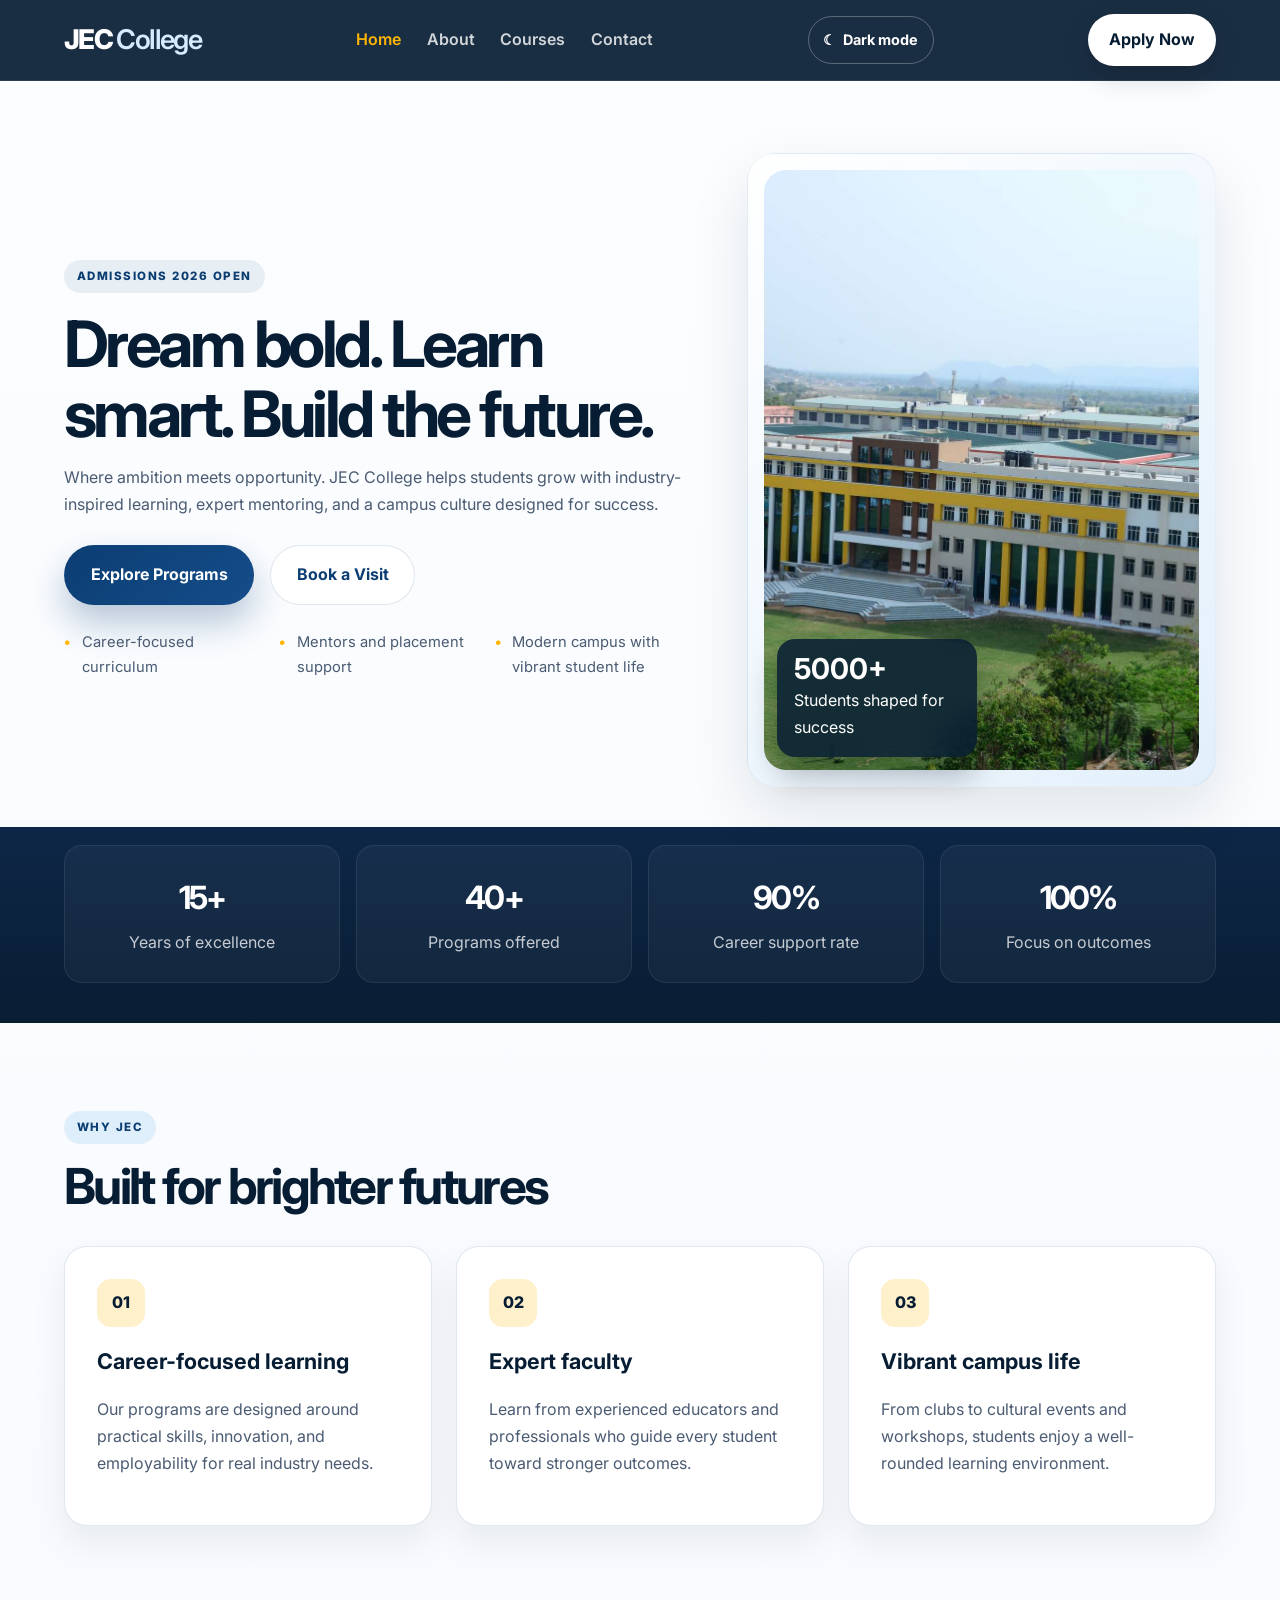
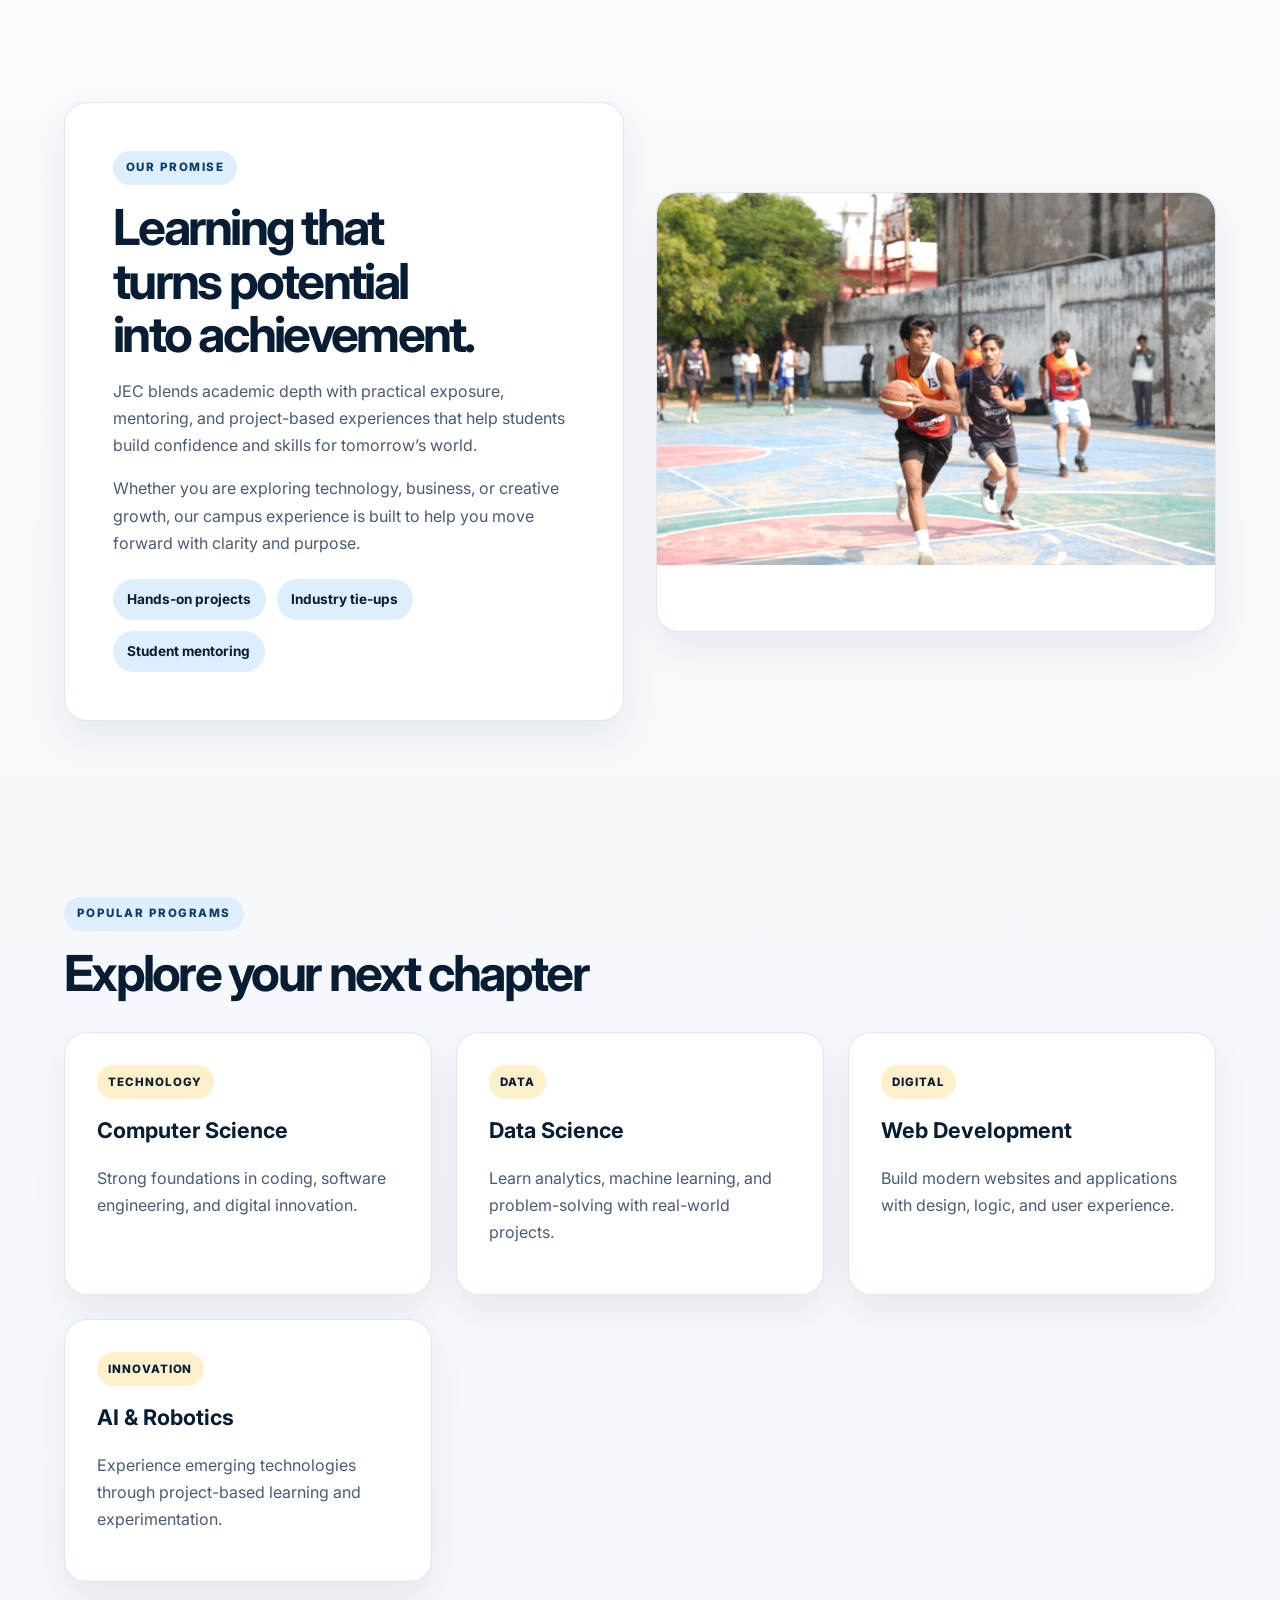
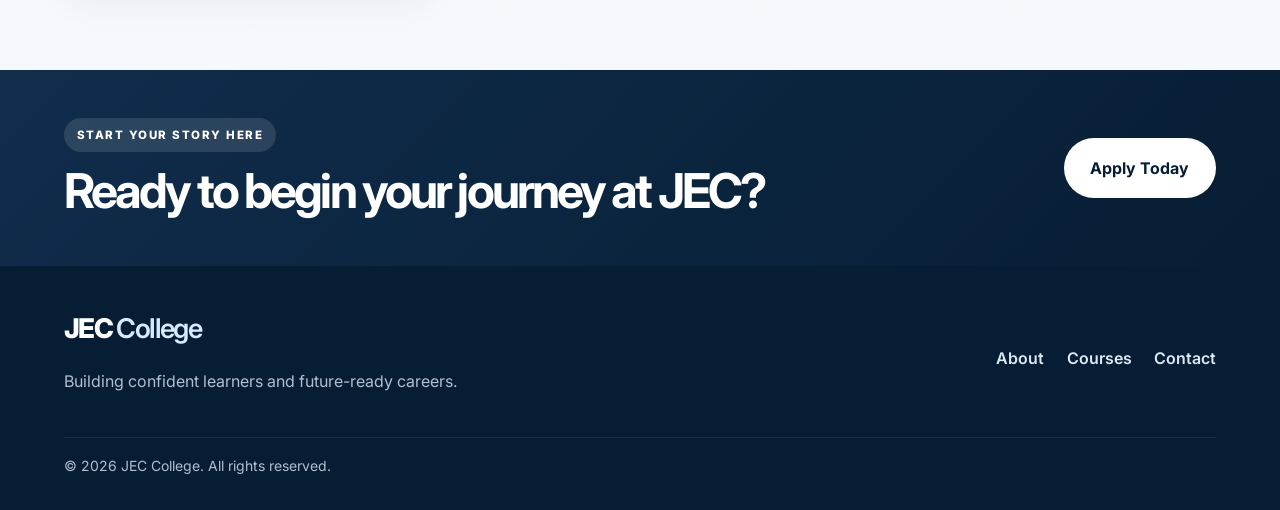
<file: index.html>
<!DOCTYPE html>
<html lang="en">
<head>
    <meta charset="UTF-8">
    <meta name="viewport" content="width=device-width, initial-scale=1.0">
    <title>JEC College | Future Begins Here</title>
    <link rel="preconnect" href="https://fonts.googleapis.com">
    <link rel="preconnect" href="https://fonts.gstatic.com" crossorigin>
    <link href="https://fonts.googleapis.com/css2?family=Inter:wght@400;500;600;700;800;900&display=swap" rel="stylesheet">
    <link rel="stylesheet" href="styles.css">
    <script src="theme.js" defer></script>
</head>
<body>
    <header class="site-header">
        <nav class="navbar container">
            <a href="index.html" class="brand">JEC<span> College</span></a>
            <div class="nav-links">
                <a href="index.html" class="active">Home</a>
                <a href="about.html">About</a>
                <a href="courses.html">Courses</a>
                <a href="contact.html">Contact</a>
            </div>
            <button class="theme-toggle" type="button" aria-label="Switch to dark theme" aria-pressed="false">
                <span class="theme-icon" aria-hidden="true">&#9790;</span>
                <span class="theme-label">Dark mode</span>
            </button>
            <a href="contact.html" class="nav-cta">Apply Now</a>
        </nav>
    </header>

    <main>
        <section class="hero container">
            <div class="hero-copy">
                <span class="eyebrow">Admissions 2026 Open</span>
                <h1>Dream bold. Learn smart. Build the future.</h1>
                <p>Where ambition meets opportunity. JEC College helps students grow with industry-inspired learning, expert mentoring, and a campus culture designed for success.</p>
                <div class="cta-row">
                    <a class="btn btn-primary" href="courses.html">Explore Programs</a>
                    <a class="btn btn-secondary" href="contact.html">Book a Visit</a>
                </div>
                <ul class="hero-points">
                    <li>Career-focused curriculum</li>
                    <li>Mentors and placement support</li>
                    <li>Modern campus with vibrant student life</li>
                </ul>
            </div>
            <div class="hero-visual">
                <img src="images/campus-building.jpg" alt="JEC Kukas campus building">
                <div class="floating-card">
                    <strong>5000+</strong>
                    <span>Students shaped for success</span>
                </div>
            </div>
        </section>

        <section class="stats-wrap">
            <div class="container stats-grid">
                <div class="stat-box">
                    <strong>15+</strong>
                    <span>Years of excellence</span>
                </div>
                <div class="stat-box">
                    <strong>40+</strong>
                    <span>Programs offered</span>
                </div>
                <div class="stat-box">
                    <strong>90%</strong>
                    <span>Career support rate</span>
                </div>
                <div class="stat-box">
                    <strong>100%</strong>
                    <span>Focus on outcomes</span>
                </div>
            </div>
        </section>

        <section class="container section">
            <div class="section-heading">
                <span class="eyebrow dark">Why JEC</span>
                <h2>Built for brighter futures</h2>
            </div>
            <div class="grid-3">
                <article class="info-card">
                    <div class="icon">01</div>
                    <h3>Career-focused learning</h3>
                    <p>Our programs are designed around practical skills, innovation, and employability for real industry needs.</p>
                </article>
                <article class="info-card">
                    <div class="icon">02</div>
                    <h3>Expert faculty</h3>
                    <p>Learn from experienced educators and professionals who guide every student toward stronger outcomes.</p>
                </article>
                <article class="info-card">
                    <div class="icon">03</div>
                    <h3>Vibrant campus life</h3>
                    <p>From clubs to cultural events and workshops, students enjoy a well-rounded learning environment.</p>
                </article>
            </div>
        </section>

        <section class="container section split-layout">
            <div class="text-panel">
                <span class="eyebrow dark">Our promise</span>
                <h2>Learning that turns potential into achievement.</h2>
                <p>JEC blends academic depth with practical exposure, mentoring, and project-based experiences that help students build confidence and skills for tomorrow’s world.</p>
                <p>Whether you are exploring technology, business, or creative growth, our campus experience is built to help you move forward with clarity and purpose.</p>
                <div class="mini-list">
                    <span>Hands-on projects</span>
                    <span>Industry tie-ups</span>
                    <span>Student mentoring</span>
                </div>
            </div>
            <div class="image-panel">
                <img src="images/campus-sports.jpg" alt="Students playing basketball on the JEC campus">
            </div>
        </section>

        <section class="container section">
            <div class="section-heading">
                <span class="eyebrow dark">Popular programs</span>
                <h2>Explore your next chapter</h2>
            </div>
            <div class="program-grid">
                <article class="program-card">
                    <span class="tag">Technology</span>
                    <h3>Computer Science</h3>
                    <p>Strong foundations in coding, software engineering, and digital innovation.</p>
                </article>
                <article class="program-card">
                    <span class="tag">Data</span>
                    <h3>Data Science</h3>
                    <p>Learn analytics, machine learning, and problem-solving with real-world projects.</p>
                </article>
                <article class="program-card">
                    <span class="tag">Digital</span>
                    <h3>Web Development</h3>
                    <p>Build modern websites and applications with design, logic, and user experience.</p>
                </article>
                <article class="program-card">
                    <span class="tag">Innovation</span>
                    <h3>AI & Robotics</h3>
                    <p>Experience emerging technologies through project-based learning and experimentation.</p>
                </article>
            </div>
        </section>

        <section class="cta-banner">
            <div class="container cta-inner">
                <div>
                    <span class="eyebrow light">Start your story here</span>
                    <h2>Ready to begin your journey at JEC?</h2>
                </div>
                <a href="contact.html" class="btn btn-light">Apply Today</a>
            </div>
        </section>
    </main>

    <footer class="site-footer">
        <div class="container footer-inner">
            <div>
                <a href="index.html" class="brand">JEC<span> College</span></a>
                <p>Building confident learners and future-ready careers.</p>
            </div>
            <div class="footer-links">
                <a href="about.html">About</a>
                <a href="courses.html">Courses</a>
                <a href="contact.html">Contact</a>
            </div>
        </div>
        <div class="container footer-bottom">
            © 2026 JEC College. All rights reserved.
        </div>
    </footer>
</body>
</html>
</file>
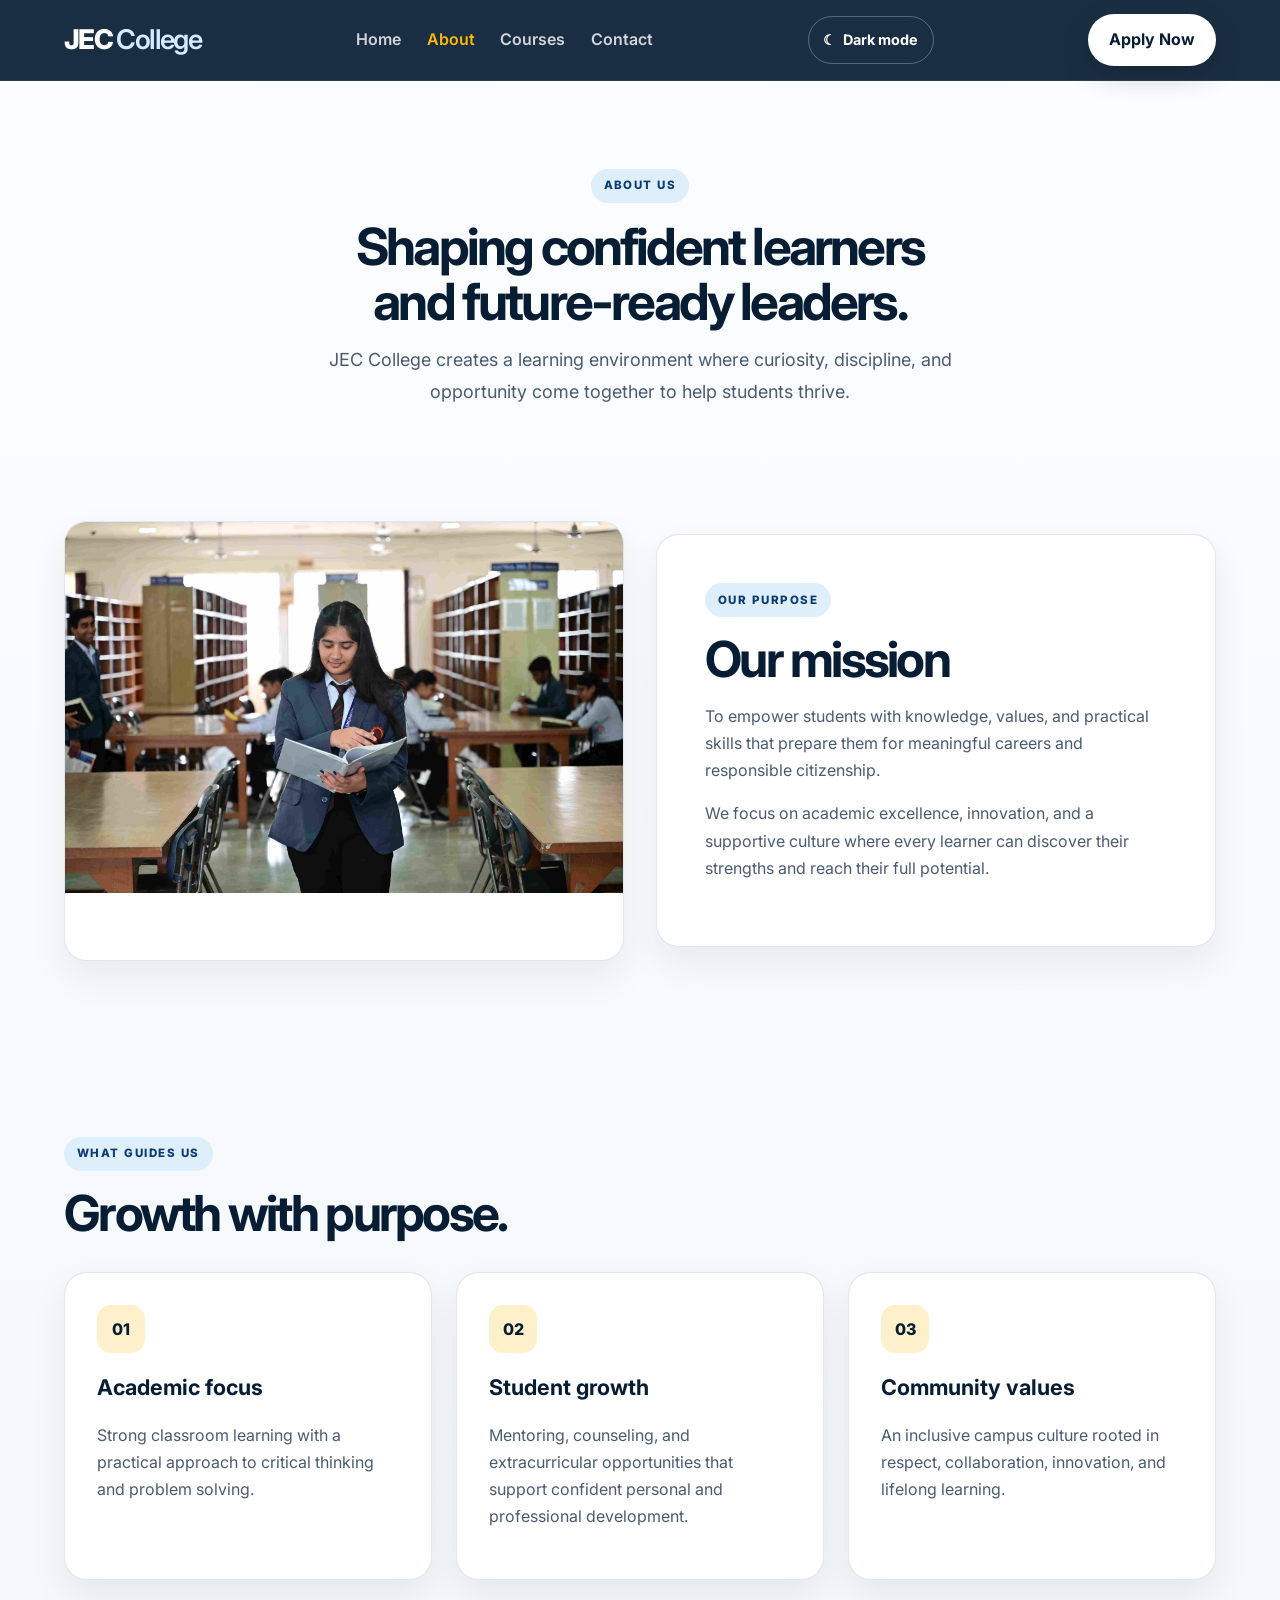
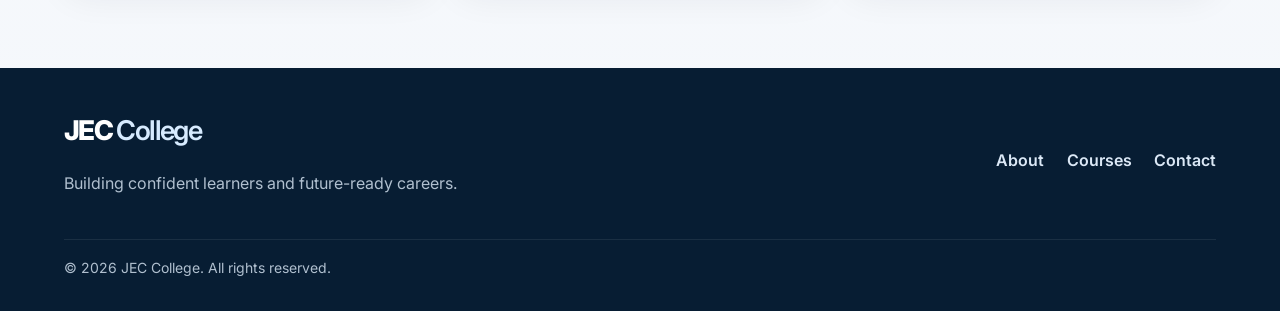
<file: about.html>
<!DOCTYPE html>
<html lang="en">
<head>
    <meta charset="UTF-8">
    <meta name="viewport" content="width=device-width, initial-scale=1.0">
    <title>About JEC</title>
    <link rel="preconnect" href="https://fonts.googleapis.com">
    <link rel="preconnect" href="https://fonts.gstatic.com" crossorigin>
    <link href="https://fonts.googleapis.com/css2?family=Inter:wght@400;500;600;700;800;900&display=swap" rel="stylesheet">
    <link rel="stylesheet" href="styles.css">
    <script src="theme.js" defer></script>
</head>
<body>
    <header class="site-header">
        <nav class="navbar container">
            <a href="index.html" class="brand">JEC<span> College</span></a>
            <div class="nav-links">
                <a href="index.html">Home</a>
                <a href="about.html" class="active">About</a>
                <a href="courses.html">Courses</a>
                <a href="contact.html">Contact</a>
            </div>
            <button class="theme-toggle" type="button" aria-label="Switch to dark theme" aria-pressed="false">
                <span class="theme-icon" aria-hidden="true">&#9790;</span>
                <span class="theme-label">Dark mode</span>
            </button>
            <a href="contact.html" class="nav-cta">Apply Now</a>
        </nav>
    </header>

    <main>
        <section class="page-hero container">
            <span class="eyebrow dark">About us</span>
            <h1>Shaping confident learners and future-ready leaders.</h1>
            <p>JEC College creates a learning environment where curiosity, discipline, and opportunity come together to help students thrive.</p>
        </section>

        <section class="container section">
            <div class="split-layout reverse">
                <div class="text-panel">
                    <span class="eyebrow dark">Our purpose</span>
                    <h2>Our mission</h2>
                    <p>To empower students with knowledge, values, and practical skills that prepare them for meaningful careers and responsible citizenship.</p>
                    <p>We focus on academic excellence, innovation, and a supportive culture where every learner can discover their strengths and reach their full potential.</p>
                </div>
                <div class="image-panel">
                    <img src="images/campus-library.jpg" alt="JEC students studying in the college library">
                </div>
            </div>
        </section>

        <section class="container section">
            <div class="section-heading">
                <span class="eyebrow dark">What guides us</span>
                <h2>Growth with purpose.</h2>
            </div>
            <div class="grid-3">
                <article class="info-card">
                    <div class="icon">01</div>
                    <h3>Academic focus</h3>
                    <p>Strong classroom learning with a practical approach to critical thinking and problem solving.</p>
                </article>
                <article class="info-card">
                    <div class="icon">02</div>
                    <h3>Student growth</h3>
                    <p>Mentoring, counseling, and extracurricular opportunities that support confident personal and professional development.</p>
                </article>
                <article class="info-card">
                    <div class="icon">03</div>
                    <h3>Community values</h3>
                    <p>An inclusive campus culture rooted in respect, collaboration, innovation, and lifelong learning.</p>
                </article>
            </div>
        </section>
    </main>

    <footer class="site-footer">
        <div class="container footer-inner">
            <div>
                <a href="index.html" class="brand">JEC<span> College</span></a>
                <p>Building confident learners and future-ready careers.</p>
            </div>
            <div class="footer-links">
                <a href="about.html">About</a>
                <a href="courses.html">Courses</a>
                <a href="contact.html">Contact</a>
            </div>
        </div>
        <div class="container footer-bottom">
            © 2026 JEC College. All rights reserved.
        </div>
    </footer>
</body>
</html>
</file>
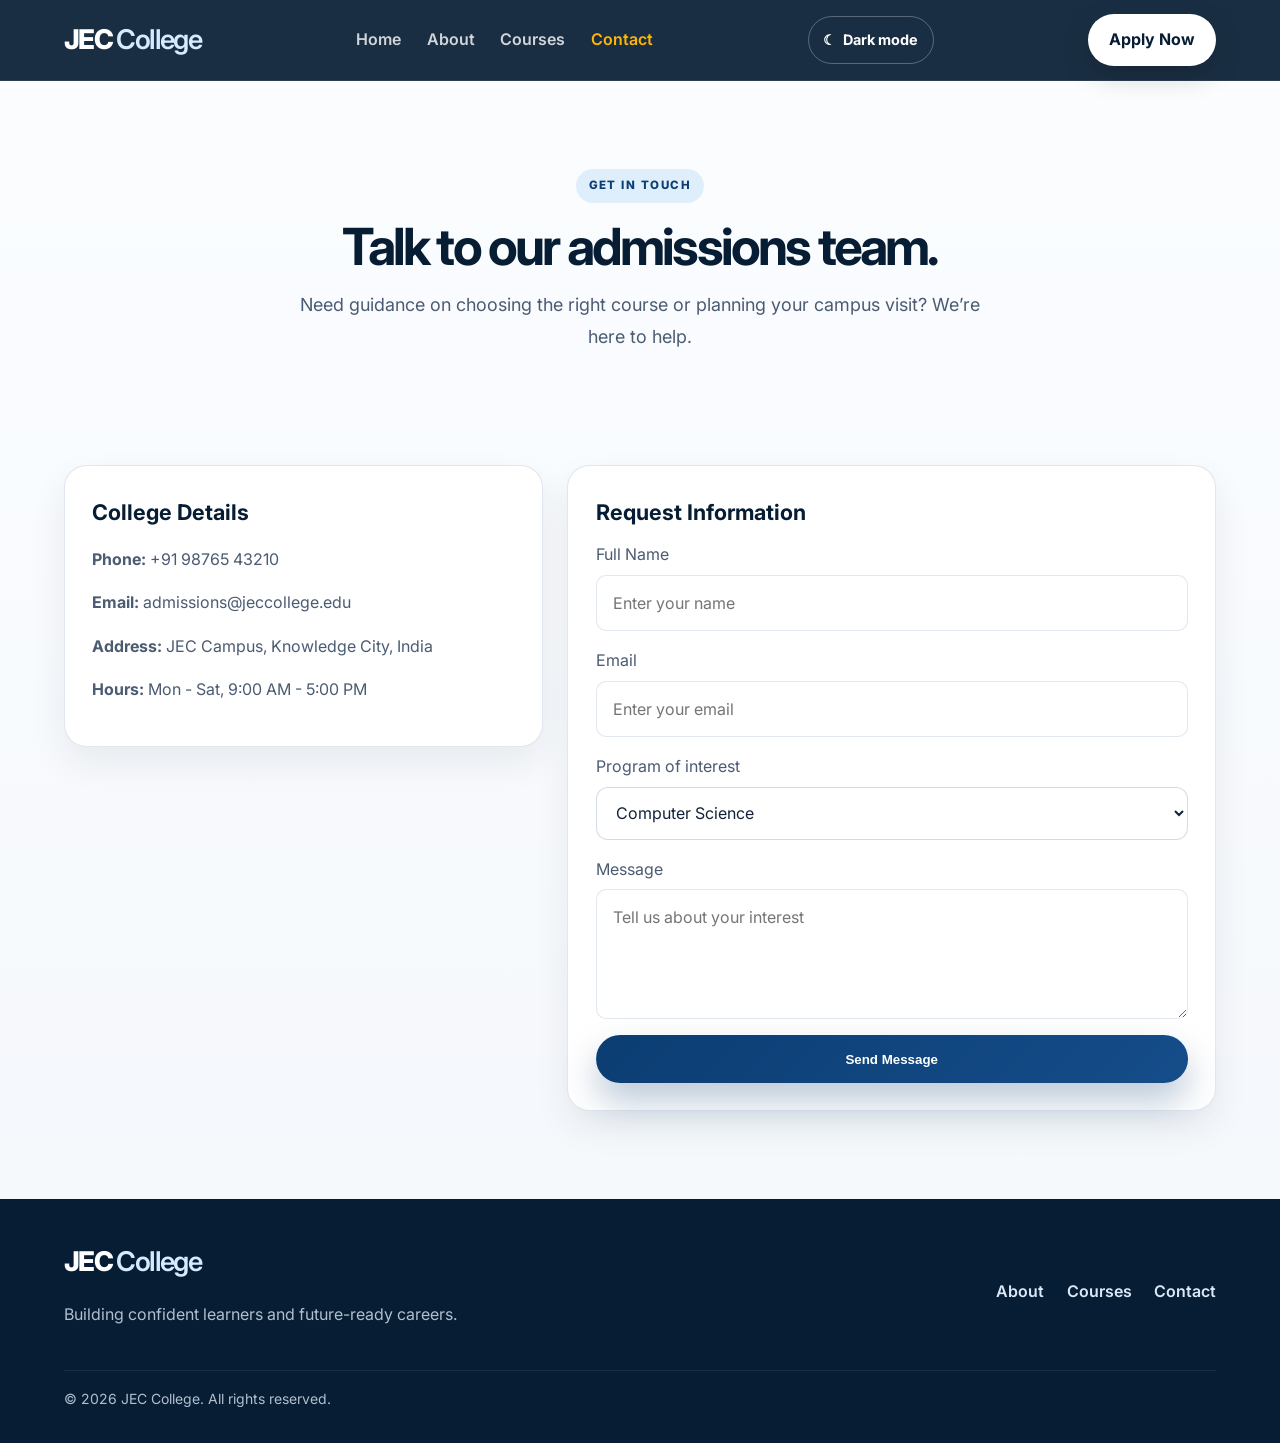
<file: contact.html>
<!DOCTYPE html>
<html lang="en">
<head>
    <meta charset="UTF-8">
    <meta name="viewport" content="width=device-width, initial-scale=1.0">
    <title>Contact | JEC</title>
    <link rel="preconnect" href="https://fonts.googleapis.com">
    <link rel="preconnect" href="https://fonts.gstatic.com" crossorigin>
    <link href="https://fonts.googleapis.com/css2?family=Inter:wght@400;500;600;700;800;900&display=swap" rel="stylesheet">
    <link rel="stylesheet" href="styles.css">
    <script src="theme.js" defer></script>
</head>
<body>
    <header class="site-header">
        <nav class="navbar container">
            <a href="index.html" class="brand">JEC<span> College</span></a>
            <div class="nav-links">
                <a href="index.html">Home</a>
                <a href="about.html">About</a>
                <a href="courses.html">Courses</a>
                <a href="contact.html" class="active">Contact</a>
            </div>
            <button class="theme-toggle" type="button" aria-label="Switch to dark theme" aria-pressed="false">
                <span class="theme-icon" aria-hidden="true">&#9790;</span>
                <span class="theme-label">Dark mode</span>
            </button>
            <a href="contact.html" class="nav-cta">Apply Now</a>
        </nav>
    </header>

    <main>
        <section class="page-hero container">
            <span class="eyebrow dark">Get in touch</span>
            <h1>Talk to our admissions team.</h1>
            <p>Need guidance on choosing the right course or planning your campus visit? We’re here to help.</p>
        </section>

        <section class="container contact-layout section">
            <div class="contact-card">
                <h3>College Details</h3>
                <p><strong>Phone:</strong> +91 98765 43210</p>
                <p><strong>Email:</strong> admissions@jeccollege.edu</p>
                <p><strong>Address:</strong> JEC Campus, Knowledge City, India</p>
                <p><strong>Hours:</strong> Mon - Sat, 9:00 AM - 5:00 PM</p>
            </div>

            <div class="form-box">
                <h3>Request Information</h3>
                <form>
                    <div class="form-group">
                        <label for="name">Full Name</label>
                        <input type="text" id="name" placeholder="Enter your name">
                    </div>
                    <div class="form-group">
                        <label for="email">Email</label>
                        <input type="email" id="email" placeholder="Enter your email">
                    </div>
                    <div class="form-group">
                        <label for="course">Program of interest</label>
                        <select id="course">
                            <option>Computer Science</option>
                            <option>Data Science</option>
                            <option>Web Development</option>
                            <option>AI & Robotics</option>
                        </select>
                    </div>
                    <div class="form-group">
                        <label for="message">Message</label>
                        <textarea id="message" placeholder="Tell us about your interest"></textarea>
                    </div>
                    <button type="submit" class="btn btn-primary">Send Message</button>
                </form>
            </div>
        </section>
    </main>

    <footer class="site-footer">
        <div class="container footer-inner">
            <div>
                <a href="index.html" class="brand">JEC<span> College</span></a>
                <p>Building confident learners and future-ready careers.</p>
            </div>
            <div class="footer-links">
                <a href="about.html">About</a>
                <a href="courses.html">Courses</a>
                <a href="contact.html">Contact</a>
            </div>
        </div>
        <div class="container footer-bottom">
            © 2026 JEC College. All rights reserved.
        </div>
    </footer>
</body>
</html>
</file>
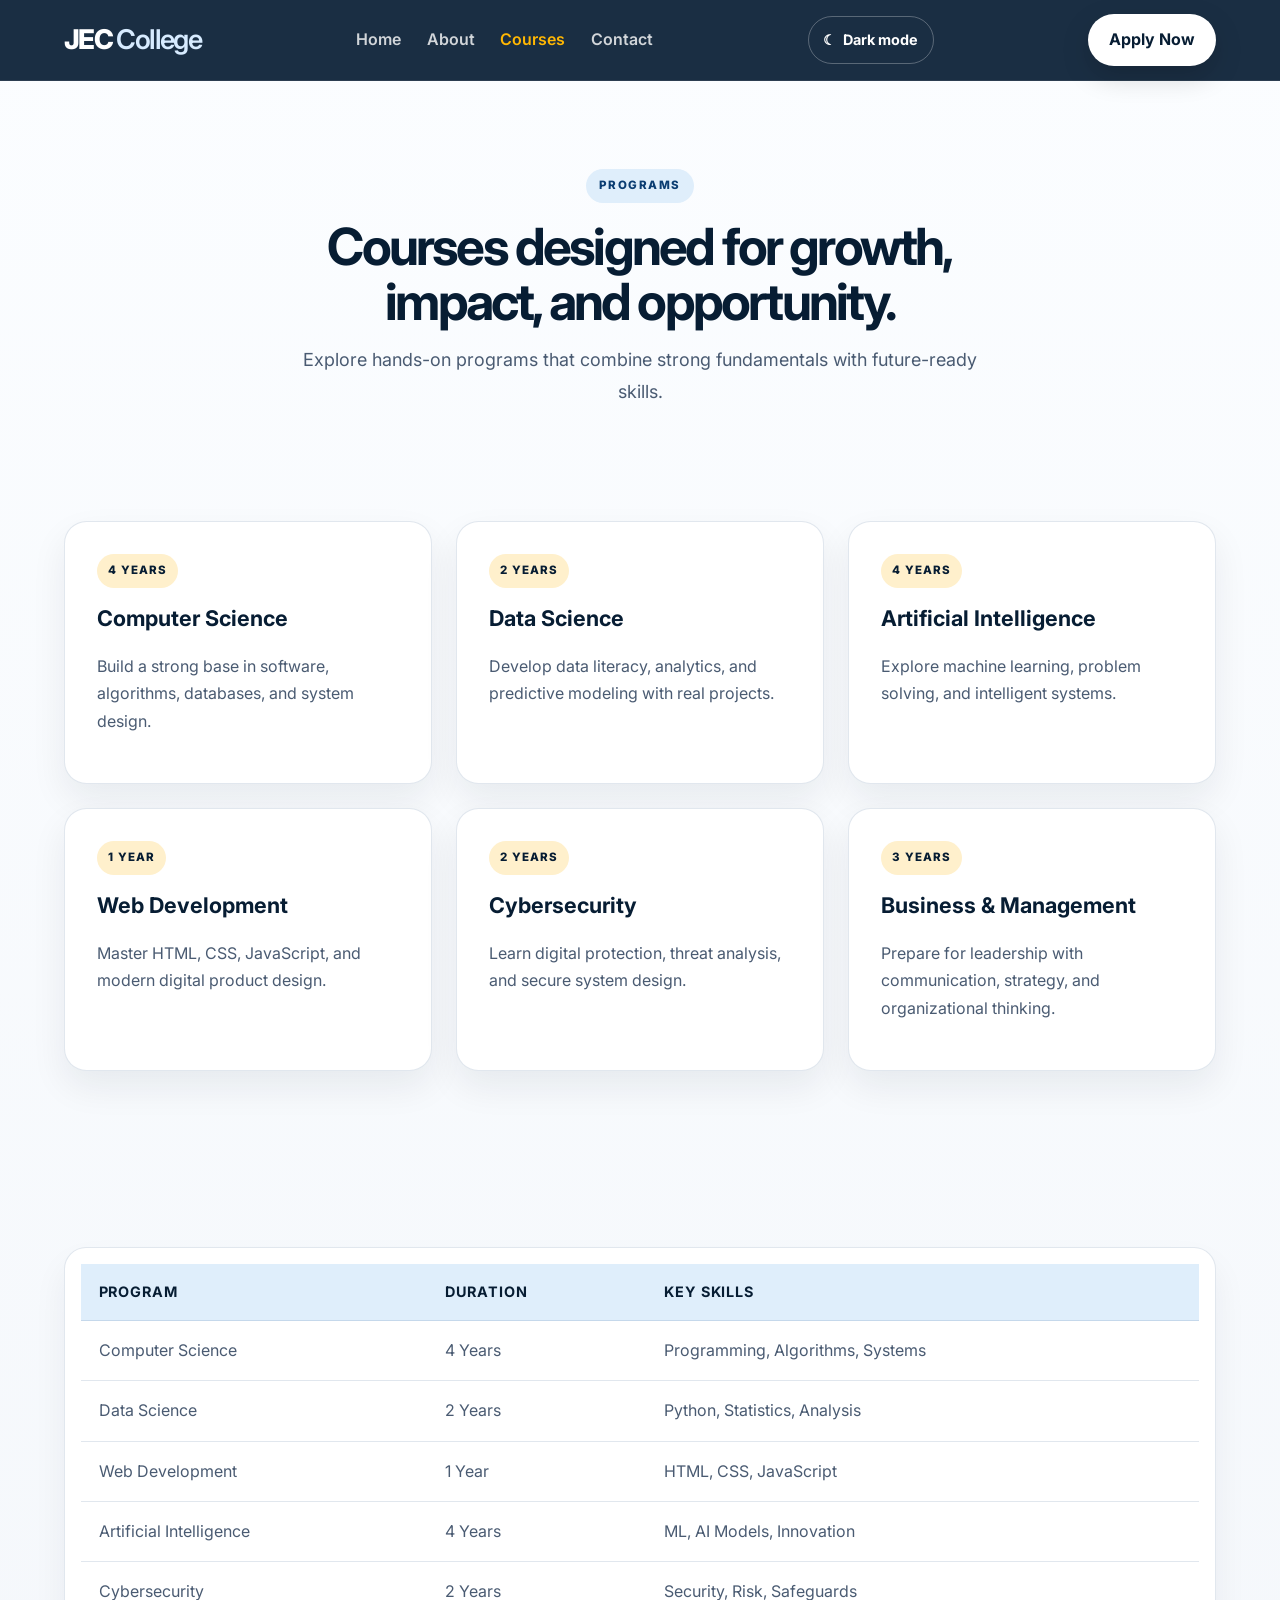
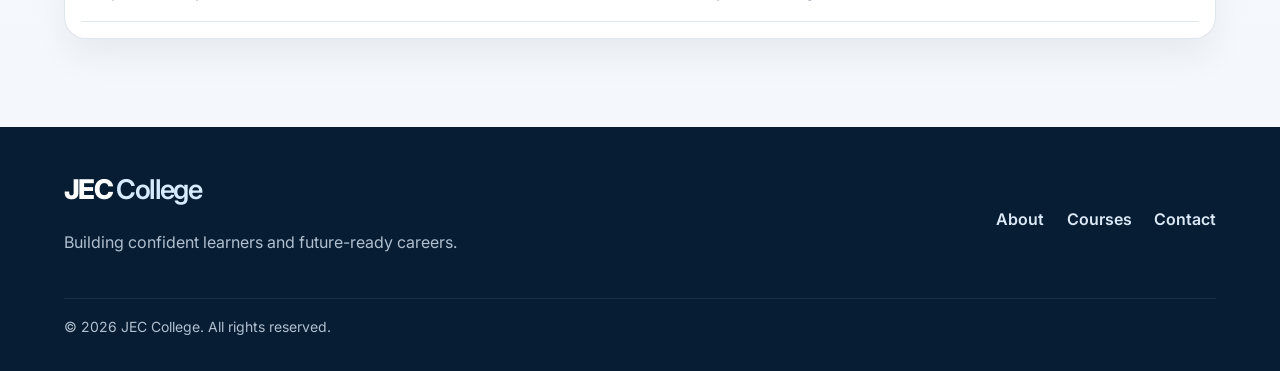
<file: courses.html>
<!DOCTYPE html>
<html lang="en">
<head>
    <meta charset="UTF-8">
    <meta name="viewport" content="width=device-width, initial-scale=1.0">
    <title>Courses | JEC</title>
    <link rel="preconnect" href="https://fonts.googleapis.com">
    <link rel="preconnect" href="https://fonts.gstatic.com" crossorigin>
    <link href="https://fonts.googleapis.com/css2?family=Inter:wght@400;500;600;700;800;900&display=swap" rel="stylesheet">
    <link rel="stylesheet" href="styles.css">
    <script src="theme.js" defer></script>
</head>
<body>
    <header class="site-header">
        <nav class="navbar container">
            <a href="index.html" class="brand">JEC<span> College</span></a>
            <div class="nav-links">
                <a href="index.html">Home</a>
                <a href="about.html">About</a>
                <a href="courses.html" class="active">Courses</a>
                <a href="contact.html">Contact</a>
            </div>
            <button class="theme-toggle" type="button" aria-label="Switch to dark theme" aria-pressed="false">
                <span class="theme-icon" aria-hidden="true">&#9790;</span>
                <span class="theme-label">Dark mode</span>
            </button>
            <a href="contact.html" class="nav-cta">Apply Now</a>
        </nav>
    </header>

    <main>
        <section class="page-hero container">
            <span class="eyebrow dark">Programs</span>
            <h1>Courses designed for growth, impact, and opportunity.</h1>
            <p>Explore hands-on programs that combine strong fundamentals with future-ready skills.</p>
        </section>

        <section class="container section">
            <div class="program-grid">
                <article class="program-card">
                    <span class="tag">4 Years</span>
                    <h3>Computer Science</h3>
                    <p>Build a strong base in software, algorithms, databases, and system design.</p>
                </article>
                <article class="program-card">
                    <span class="tag">2 Years</span>
                    <h3>Data Science</h3>
                    <p>Develop data literacy, analytics, and predictive modeling with real projects.</p>
                </article>
                <article class="program-card">
                    <span class="tag">4 Years</span>
                    <h3>Artificial Intelligence</h3>
                    <p>Explore machine learning, problem solving, and intelligent systems.</p>
                </article>
                <article class="program-card">
                    <span class="tag">1 Year</span>
                    <h3>Web Development</h3>
                    <p>Master HTML, CSS, JavaScript, and modern digital product design.</p>
                </article>
                <article class="program-card">
                    <span class="tag">2 Years</span>
                    <h3>Cybersecurity</h3>
                    <p>Learn digital protection, threat analysis, and secure system design.</p>
                </article>
                <article class="program-card">
                    <span class="tag">3 Years</span>
                    <h3>Business & Management</h3>
                    <p>Prepare for leadership with communication, strategy, and organizational thinking.</p>
                </article>
            </div>
        </section>

        <section class="container section">
            <div class="table-wrap">
                <table>
                    <thead>
                        <tr>
                            <th>Program</th>
                            <th>Duration</th>
                            <th>Key Skills</th>
                        </tr>
                    </thead>
                    <tbody>
                        <tr><td>Computer Science</td><td>4 Years</td><td>Programming, Algorithms, Systems</td></tr>
                        <tr><td>Data Science</td><td>2 Years</td><td>Python, Statistics, Analysis</td></tr>
                        <tr><td>Web Development</td><td>1 Year</td><td>HTML, CSS, JavaScript</td></tr>
                        <tr><td>Artificial Intelligence</td><td>4 Years</td><td>ML, AI Models, Innovation</td></tr>
                        <tr><td>Cybersecurity</td><td>2 Years</td><td>Security, Risk, Safeguards</td></tr>
                    </tbody>
                </table>
            </div>
        </section>
    </main>

    <footer class="site-footer">
        <div class="container footer-inner">
            <div>
                <a href="index.html" class="brand">JEC<span> College</span></a>
                <p>Building confident learners and future-ready careers.</p>
            </div>
            <div class="footer-links">
                <a href="about.html">About</a>
                <a href="courses.html">Courses</a>
                <a href="contact.html">Contact</a>
            </div>
        </div>
        <div class="container footer-bottom">
            © 2026 JEC College. All rights reserved.
        </div>
    </footer>
</body>
</html>
</file>
<file: styles.css>
:root {
    --bg: #f4f7fb;
    --card: #ffffff;
    --primary: #0b3d72;
    --primary-dark: #071d33;
    --primary-light: #dfeefb;
    --text: #132238;
    --muted: #4a5b72;
    --accent: #ffb703;
    --accent-soft: #fff0cc;
    --border: rgba(11, 61, 114, 0.12);
    --shadow: 0 24px 60px rgba(10, 25, 43, 0.1);
    --shadow-card: 0 16px 36px rgba(12, 28, 48, 0.07);
    --page-top: #fbfdff;
    --space-1: 0.35rem;
    --space-2: 0.65rem;
    --space-3: 1rem;
    --space-4: 1.5rem;
    --space-5: 2rem;
    --space-6: 3rem;
    --space-7: 4rem;
    --space-8: 5.5rem;
    --radius-card: 1.4rem;
    --type-body: 1rem;
    --type-small: 0.875rem;
    --type-label: 0.72rem;
    --type-lead: 1.125rem;
    --type-display: clamp(2.8rem, 5vw, 5rem);
    --type-page-heading: clamp(2.4rem, 4vw, 4rem);
    --type-section-heading: clamp(2.2rem, 4vw, 3.1rem);
    color-scheme: light;
}

:root[data-theme="dark"] {
    --bg: #101923;
    --card: #192633;
    --primary: #8bbcff;
    --primary-dark: #e7f0fb;
    --primary-light: #243b52;
    --text: #e8eef5;
    --muted: #b4c0ce;
    --accent: #ffc857;
    --accent-soft: #493b1d;
    --border: rgba(207, 224, 242, 0.14);
    --shadow: 0 24px 60px rgba(0, 0, 0, 0.28);
    --shadow-card: 0 16px 36px rgba(0, 0, 0, 0.2);
    --page-top: #192633;
    color-scheme: dark;
}

* {
    box-sizing: border-box;
}

:root[data-theme="dark"] .hero-visual {
    background: linear-gradient(135deg, #1b2b3a, #243b52);
    border-color: var(--border);
}

html {
    scroll-behavior: smooth;
}

body {
    margin: 0;
    font-family: "Inter", Arial, sans-serif;
    background: linear-gradient(180deg, var(--page-top) 0%, var(--bg) 100%);
    color: var(--text);
    line-height: 1.7;
    font-size: var(--type-body);
    -webkit-font-smoothing: antialiased;
}

a {
    text-decoration: none;
    color: inherit;
}

img {
    display: block;
    width: 100%;
    max-width: 100%;
}

.container {
    width: min(1180px, 90%);
    margin: 0 auto;
}

.site-header {
    position: sticky;
    top: 0;
    background: rgba(7, 29, 51, 0.92);
    backdrop-filter: blur(16px);
    z-index: 20;
    border-bottom: 1px solid rgba(255, 255, 255, 0.08);
}

.navbar {
    display: flex;
    align-items: center;
    justify-content: space-between;
    min-height: 80px;
    gap: var(--space-4);
}

.brand {
    font-size: 1.7rem;
    font-weight: 800;
    color: #fff;
    letter-spacing: -0.06em;
}

.brand span {
    color: #d7ebff;
    font-weight: 600;
}

.nav-links {
    display: flex;
    align-items: center;
    gap: 1.6rem;
    color: rgba(255, 255, 255, 0.8);
    font-weight: 600;
}

.nav-links a {
    transition: color 0.2s ease;
}

.nav-links a:hover,
.nav-links a.active {
    color: var(--accent);
}

.nav-cta,
.btn {
    display: inline-flex;
    align-items: center;
    justify-content: center;
    border-radius: 999px;
    font-weight: 700;
    transition: transform 0.2s ease, box-shadow 0.2s ease;
}

.theme-toggle {
    display: inline-flex;
    align-items: center;
    justify-content: center;
    gap: 0.45rem;
    border: 1px solid rgba(255, 255, 255, 0.28);
    border-radius: 999px;
    padding: 0.65rem 0.9rem;
    background: transparent;
    color: #fff;
    font: inherit;
    font-size: 0.9rem;
    font-weight: 700;
    cursor: pointer;
    transition: background 0.2s ease, border-color 0.2s ease;
}

.theme-toggle:hover {
    background: rgba(255, 255, 255, 0.1);
    border-color: rgba(255, 255, 255, 0.5);
}

.theme-toggle:focus-visible {
    outline: 3px solid var(--accent);
    outline-offset: 3px;
}

.nav-cta {
    background: #fff;
    color: var(--primary-dark);
    padding: 0.8rem 1.3rem;
    box-shadow: 0 10px 28px rgba(0, 0, 0, 0.18);
}

.nav-cta:hover,
.btn:hover {
    transform: translateY(-2px);
}

.hero {
    display: grid;
    grid-template-columns: 1.15fr 0.85fr;
    align-items: center;
    gap: 3rem;
    padding: 4.5rem 0 2.5rem;
}

.eyebrow {
    display: inline-block;
    padding: 0.45rem 0.8rem;
    border-radius: 999px;
    background: rgba(11, 61, 114, 0.08);
    color: var(--primary);
    font-size: var(--type-label);
    font-weight: 800;
    letter-spacing: 0.13em;
    text-transform: uppercase;
}

.eyebrow.dark {
    background: var(--primary-light);
}

.eyebrow.light {
    background: rgba(255, 255, 255, 0.12);
    color: #fff;
}

.hero-copy h1,
.page-hero h1,
.section-heading h2,
.text-panel h2 {
    margin: 1rem 0 0.9rem;
    line-height: 1.08;
    letter-spacing: -0.055em;
    color: var(--primary-dark);
    text-wrap: balance;
}

.hero-copy h1 {
    font-size: var(--type-display);
    max-width: 620px;
}

.hero-copy p,
.page-hero p,
.text-panel p,
.info-card p,
.program-card p,
.contact-card p,
.form-group label,
.table-wrap {
    color: var(--muted);
}

.cta-row {
    display: flex;
    flex-wrap: wrap;
    gap: var(--space-3);
    margin-top: 1.7rem;
}

.btn {
    padding: 0.95rem 1.6rem;
    border: 1px solid transparent;
}

.btn-primary {
    background: linear-gradient(135deg, var(--primary) 0%, #154d8a 100%);
    color: #fff;
    box-shadow: 0 18px 35px rgba(11, 61, 114, 0.28);
}

.btn-secondary {
    background: var(--card);
    color: var(--primary);
    border-color: var(--border);
}

.btn-light {
    background: #fff;
    color: var(--primary-dark);
}

.hero-points {
    list-style: none;
    padding: 0;
    margin: 1.6rem 0 0;
    display: grid;
    grid-template-columns: repeat(3, minmax(0, 1fr));
    gap: 0.7rem;
    max-width: 640px;
    font-size: 0.92rem;
    color: var(--muted);
}

.hero-points li {
    position: relative;
    padding-left: 1.1rem;
}

.hero-points li::before {
    content: "•";
    position: absolute;
    left: 0;
    color: var(--accent);
    font-weight: 800;
}

.hero-visual {
    position: relative;
    padding: 1rem;
    border-radius: 28px;
    background: linear-gradient(135deg, rgba(255,255,255,0.8), rgba(223,238,251,0.9));
    border: 1px solid rgba(11, 61, 114, 0.06);
    box-shadow: var(--shadow);
}

.hero-visual img {
    border-radius: 22px;
    height: 600px;
    object-fit: cover;
}

.floating-card {
    position: absolute;
    left: 1.8rem;
    bottom: 1.8rem;
    display: flex;
    flex-direction: column;
    gap: 0.2rem;
    background: rgba(7, 29, 51, 0.85);
    backdrop-filter: blur(16px);
    color: #fff;
    width: min(200px, 56%);
    padding: 1rem 1.1rem;
    border-radius: 18px;
    box-shadow: 0 18px 30px rgba(3, 12, 22, 0.28);
}

.floating-card strong {
    font-size: 1.8rem;
    line-height: 1;
}

.stats-wrap {
    background: linear-gradient(180deg, #0e2747 0%, #091d33 100%);
    color: #fff;
    padding: 1.1rem 0 2.5rem;
}

.stats-grid {
    display: grid;
    grid-template-columns: repeat(4, minmax(0, 1fr));
    gap: 1rem;
}

.stat-box {
    padding: 1.6rem 1.2rem;
    border-radius: 18px;
    background: rgba(255, 255, 255, 0.04);
    border: 1px solid rgba(255, 255, 255, 0.08);
    text-align: center;
}

.stat-box strong {
    display: block;
    font-size: 2rem;
    letter-spacing: -0.06em;
    margin-bottom: 0.2rem;
}

.stat-box span {
    color: rgba(255, 255, 255, 0.76);
}

.section {
    padding: var(--space-8) 0;
}

.section-heading {
    margin-bottom: var(--space-5);
}

.section-heading h2,
.text-panel h2 {
    font-size: var(--type-section-heading);
    max-width: 700px;
}

.grid-3,
.program-grid {
    display: grid;
    grid-template-columns: repeat(3, minmax(0, 1fr));
    gap: var(--space-4);
}

.info-card,
.program-card,
.form-box,
.contact-card,
.text-panel,
.image-panel {
    background: var(--card);
    border: 1px solid var(--border);
    border-radius: var(--radius-card);
    box-shadow: var(--shadow-card);
}

.info-card,
.program-card {
    padding: var(--space-5);
}

.info-card {
    transition: transform 0.2s ease, box-shadow 0.2s ease, border-color 0.2s ease;
}

.info-card:hover {
    transform: translateY(-4px);
    border-color: rgba(11, 61, 114, 0.24);
    box-shadow: 0 22px 42px rgba(12, 28, 48, 0.11);
}

:root[data-theme="dark"] .eyebrow:not(.light) {
    background: rgba(139, 188, 255, 0.12);
}

:root[data-theme="dark"] .info-card:hover {
    border-color: rgba(139, 188, 255, 0.4);
    box-shadow: 0 22px 42px rgba(0, 0, 0, 0.3);
}

.icon {
    width: 48px;
    height: 48px;
    display: grid;
    place-items: center;
    border-radius: 14px;
    background: var(--accent-soft);
    color: var(--primary-dark);
    font-weight: 800;
    margin-bottom: 1rem;
}

.info-card h3,
.program-card h3,
.contact-card h3,
.form-box h3 {
    margin: 0 0 0.7rem;
    color: var(--primary-dark);
    font-size: 1.35rem;
}

.split-layout {
    display: grid;
    grid-template-columns: 1fr 1fr;
    gap: 2rem;
    align-items: center;
}

.split-layout.reverse {
    grid-template-columns: 1fr 1fr;
}

.split-layout.reverse .text-panel {
    order: 2;
}

.split-layout.reverse .image-panel {
    order: 1;
}

.text-panel {
    padding: var(--space-6);
}

.image-panel {
    overflow: hidden;
    min-height: 440px;
}

.image-panel img {
    height: 100%;
    object-fit: cover;
}

.mini-list {
    display: flex;
    flex-wrap: wrap;
    gap: 0.7rem;
    margin-top: 1.4rem;
}

.mini-list span {
    background: var(--primary-light);
    color: var(--primary-dark);
    border-radius: 999px;
    padding: 0.55rem 0.9rem;
    font-size: 0.85rem;
    font-weight: 700;
}

.tag {
    display: inline-block;
    margin-bottom: 0.8rem;
    padding: 0.45rem 0.7rem;
    border-radius: 999px;
    background: var(--accent-soft);
    color: var(--primary-dark);
    font-size: 0.72rem;
    font-weight: 800;
    letter-spacing: 0.08em;
    text-transform: uppercase;
}

.cta-banner {
    background: linear-gradient(135deg, #102d4c 0%, #071d33 100%);
    color: #fff;
    padding: 3rem 0;
}

.cta-inner {
    display: flex;
    align-items: center;
    justify-content: space-between;
    gap: 1.2rem;
}

.cta-inner h2 {
    margin: 0.8rem 0 0;
    font-size: clamp(2rem, 4vw, 3rem);
    line-height: 1.1;
    letter-spacing: -0.06em;
    color: #fff;
}

.site-footer {
    background: #071d33;
    color: #dbe8f6;
    padding-top: 2.5rem;
}

.footer-inner {
    display: flex;
    align-items: center;
    justify-content: space-between;
    gap: 1.2rem;
    padding-bottom: 1.6rem;
}

.footer-inner p {
    color: rgba(219, 232, 246, 0.8);
}

.footer-links {
    display: flex;
    gap: 1.4rem;
    font-weight: 600;
}

.footer-bottom {
    border-top: 1px solid rgba(255,255,255,0.08);
    padding: 1rem 0 2rem;
    color: rgba(219,232,246,0.8);
    font-size: var(--type-small);
}

.page-hero {
    padding: var(--space-8) 0 var(--space-4);
    text-align: center;
}

.page-hero h1 {
    font-size: var(--type-page-heading);
    max-width: 780px;
    margin-left: auto;
    margin-right: auto;
}

.page-hero p {
    max-width: 700px;
    margin: 0 auto;
    font-size: var(--type-lead);
    line-height: 1.8;
}

.contact-layout {
    display: grid;
    grid-template-columns: 0.85fr 1.15fr;
    gap: 1.5rem;
    align-items: start;
}

.contact-card,
.form-box {
    padding: 1.7rem;
}

.form-box form {
    display: grid;
    gap: 1rem;
}

.form-group {
    display: grid;
    gap: 0.45rem;
}

input,
select,
textarea {
    width: 100%;
    border: 1px solid rgba(11, 61, 114, 0.18);
    border-radius: 12px;
    padding: 0.9rem 0.95rem;
    font: inherit;
    background: var(--card);
    color: var(--text);
}

textarea {
    min-height: 140px;
    resize: vertical;
}

.table-wrap {
    overflow-x: auto;
    background: var(--card);
    border: 1px solid var(--border);
    border-radius: 22px;
    box-shadow: 0 18px 34px rgba(12, 28, 48, 0.06);
    padding: 1rem;
}

table {
    width: 100%;
    border-collapse: collapse;
    min-width: 620px;
}

th,
td {
    padding: 1rem 1.1rem;
    text-align: left;
    border-bottom: 1px solid var(--border);
}

th {
    background: var(--primary-light);
    color: var(--primary-dark);
    font-size: 0.9rem;
    text-transform: uppercase;
    letter-spacing: 0.06em;
}

@media (max-width: 980px) {
    .hero,
    .split-layout,
    .contact-layout,
    .grid-3,
    .program-grid,
    .stats-grid {
        grid-template-columns: 1fr 1fr;
    }

    .hero {
        grid-template-columns: 1fr;
    }

    .hero-points {
        grid-template-columns: 1fr;
    }
}

@media (max-width: 760px) {
    .navbar {
        flex-wrap: wrap;
        justify-content: center;
        padding: 1rem 0;
    }

    .nav-links {
        order: 3;
        width: 100%;
        justify-content: center;
        flex-wrap: wrap;
    }

    .hero,
    .split-layout,
    .contact-layout,
    .grid-3,
    .program-grid,
    .stats-grid,
    .cta-inner,
    .footer-inner {
        grid-template-columns: 1fr;
        display: grid;
    }

    .cta-inner,
    .footer-inner {
        align-items: flex-start;
    }

    .hero-visual img {
        height: 420px;
    }

    .section {
        padding: var(--space-7) 0;
    }

    .page-hero {
        padding-top: var(--space-7);
    }

    .split-layout.reverse .text-panel,
    .split-layout.reverse .image-panel {
        order: initial;
    }

    .text-panel {
        padding: var(--space-4);
    }
}

.form-group {
    display: grid;
    gap: 0.4rem;
}

input,
textarea {
    width: 100%;
    padding: 0.85rem 1rem;
    border: 1px solid var(--border);
    border-radius: 10px;
    font: inherit;
    background: #fff;
}

textarea {
    min-height: 130px;
    resize: vertical;
}

@media (max-width: 820px) {
    .hero,
    .two-col,
    .contact-layout,
    .grid-3,
    .stats {
        grid-template-columns: 1fr;
    }

    .navbar {
        flex-direction: column;
        justify-content: center;
    }

    .hero {
        padding-top: 2.5rem;
    }
}
</file>
